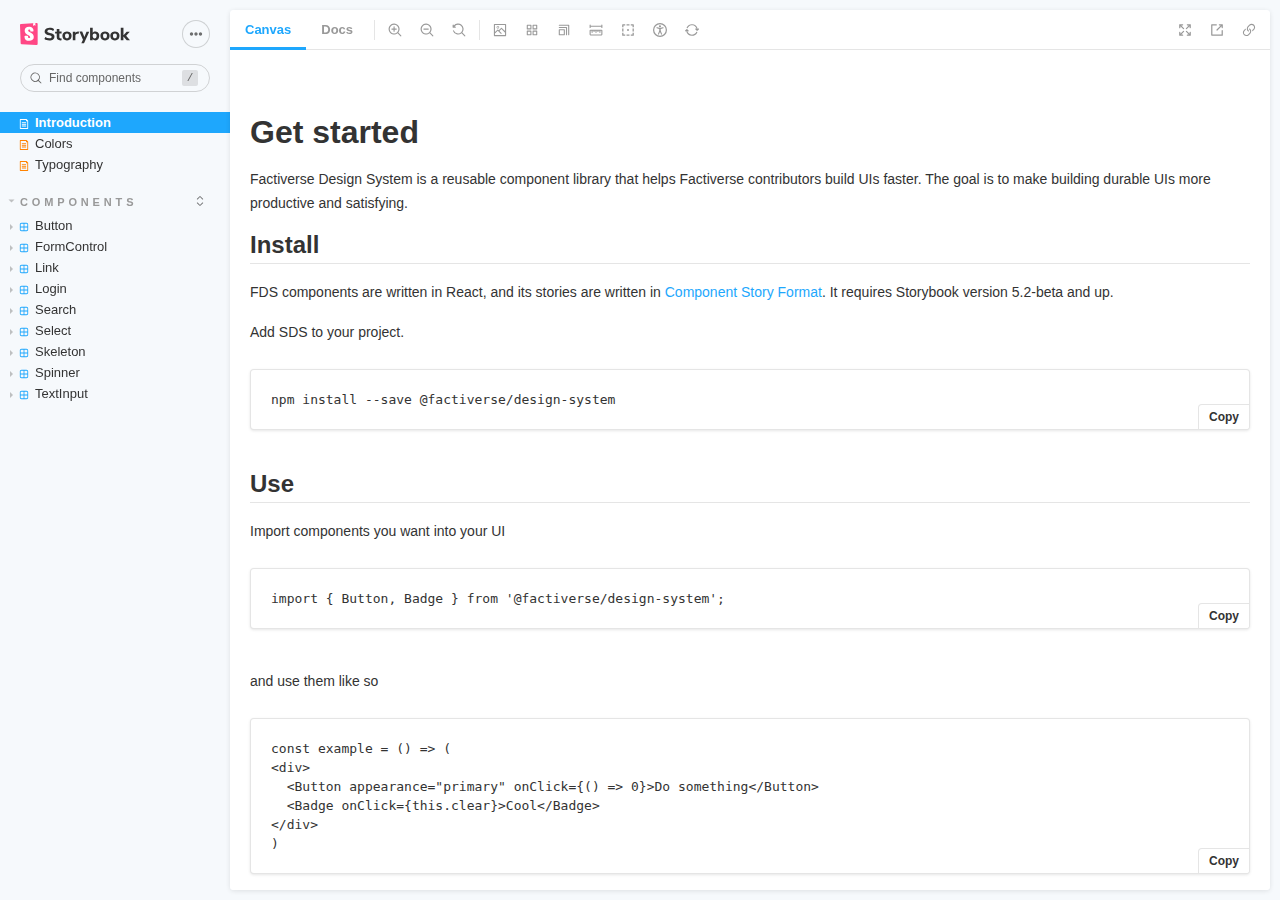
<file: index.html>
<!doctype html><html lang="en"><head><meta charset="utf-8"/><title>Webpack App</title><meta name="viewport" content="width=device-width,initial-scale=1"/><style>html, body {
    overflow: hidden;
    height: 100%;
    width: 100%;
    margin: 0;
    padding: 0;
  }

  * {
    box-sizing: border-box;
  }</style><script>/* globals window */
  /* eslint-disable no-underscore-dangle */
  try {
    if (window.top !== window) {
      window.__REACT_DEVTOOLS_GLOBAL_HOOK__ = window.top.__REACT_DEVTOOLS_GLOBAL_HOOK__;
    }
  } catch (e) {
    // eslint-disable-next-line no-console
    console.warn('unable to connect to top frame for connecting dev tools');
  }

  window.onerror = function onerror(message, source, line, column, err) {
    if (window.CONFIG_TYPE !== 'DEVELOPMENT') return;
    // eslint-disable-next-line no-var, vars-on-top
    var xhr = new window.XMLHttpRequest();
    xhr.open('POST', '/runtime-error');
    xhr.setRequestHeader('Content-Type', 'application/json;charset=UTF-8');
    xhr.send(
      JSON.stringify({
        /* eslint-disable object-shorthand */
        message: message,
        source: source,
        line: line,
        column: column,
        error: err && { message: err.message, name: err.name, stack: err.stack },
        origin: 'manager',
        /* eslint-enable object-shorthand */
      })
    );
  };</script><style>#root[hidden],
      #docs-root[hidden] {
        display: none !important;
      }</style></head><body><div id="root"></div><div id="docs-root"></div><script>window['CONFIG_TYPE'] = "PRODUCTION";
          
      
          
            window['LOGLEVEL'] = "info";
          
      
          
            window['FEATURES'] = {"postcss":true,"emotionAlias":true,"warnOnLegacyHierarchySeparator":true};
          
      
          
      
          
      
          
            window['DOCS_MODE'] = false;</script><script src="runtime~main.e3b8968aef38b00d32d5.manager.bundle.js"></script><script src="vendors~main.b7c4ed46d69fd5533112.manager.bundle.js"></script><script src="main.fe5ad195ed748bddfcf0.manager.bundle.js"></script></body></html>
</file>
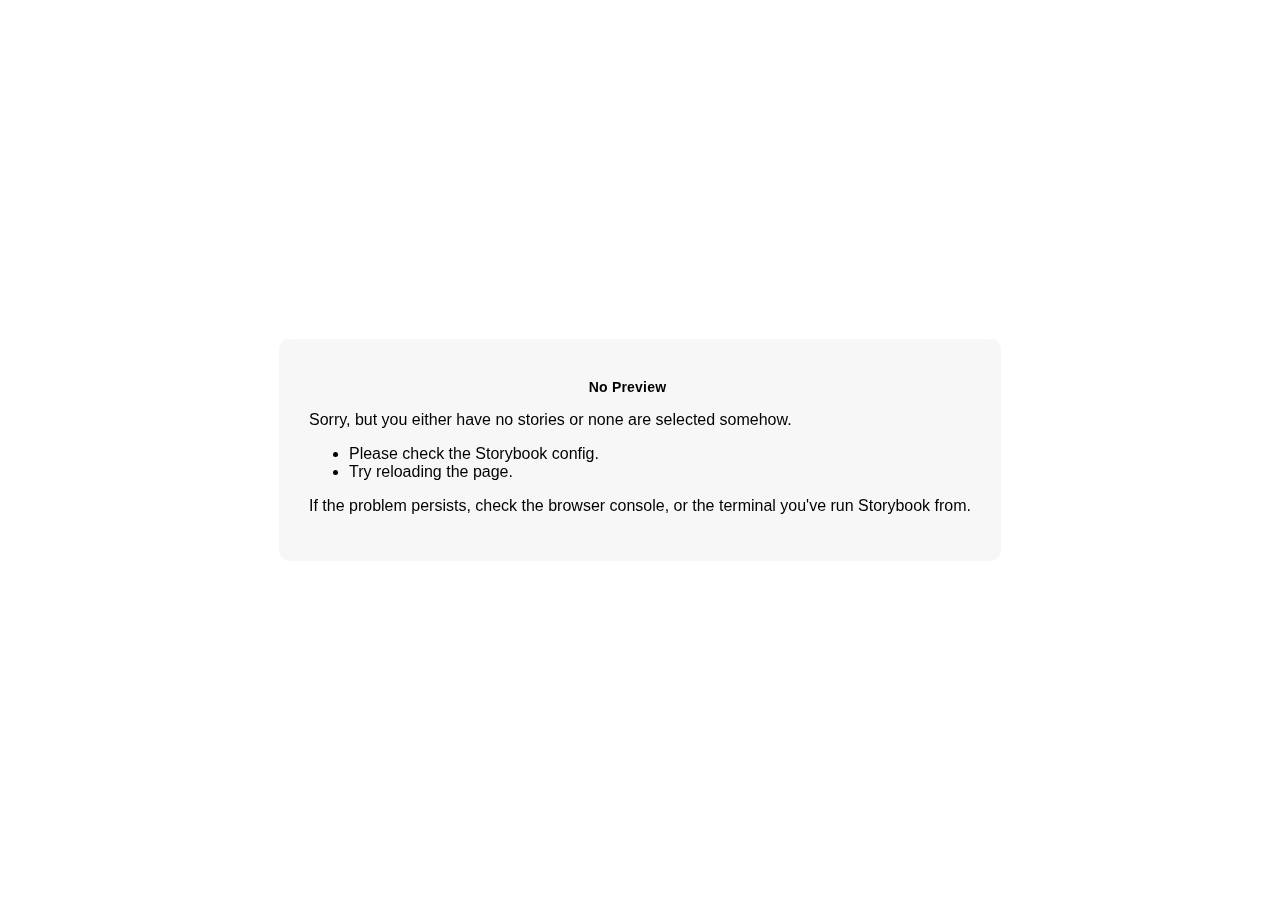
<file: iframe.html>
<!doctype html><html lang="en"><head><meta charset="utf-8"><title>Webpack App</title><meta name="viewport" content="width=device-width,initial-scale=1"><base target="_parent"><style>:not(.sb-show-preparing-story) > .sb-preparing-story,
  :not(.sb-show-preparing-docs) > .sb-preparing-docs,
  :not(.sb-show-nopreview) > .sb-nopreview,
  :not(.sb-show-errordisplay) > .sb-errordisplay {
    display: none;
  }

  .sb-show-main.sb-main-centered {
    margin: 0;
    display: flex;
    align-items: center;
    min-height: 100vh;
  }

  .sb-show-main.sb-main-centered #root {
    box-sizing: border-box;
    margin: auto;
    padding: 1rem;
    max-height: 100%; /* Hack for centering correctly in IE11 */
  }

  /* Vertical centering fix for IE11 */
  @media screen and (-ms-high-contrast: none), (-ms-high-contrast: active) {
    .sb-show-main.sb-main-centered:after {
      content: '';
      min-height: inherit;
      font-size: 0;
    }
  }

  .sb-show-main.sb-main-fullscreen {
    margin: 0;
    padding: 0;
    display: block;
  }

  .sb-show-main.sb-main-padded {
    margin: 0;
    padding: 1rem;
    display: block;
    box-sizing: border-box;
  }

  .sb-wrapper {
    position: fixed;
    top: 0;
    bottom: 0;
    left: 0;
    right: 0;
    padding: 20px;
    font-family: 'Nunito Sans', -apple-system, '.SFNSText-Regular', 'San Francisco',
      BlinkMacSystemFont, 'Segoe UI', 'Helvetica Neue', Helvetica, Arial, sans-serif;
    -webkit-font-smoothing: antialiased;
    overflow: auto;
  }

  .sb-heading {
    font-size: 14px;
    font-weight: 600;
    letter-spacing: 0.2px;
    margin: 10px 0;
    padding-right: 25px;
  }

  .sb-nopreview {
    display: flex;
    align-content: center;
    justify-content: center;
  }

  .sb-nopreview_main {
    margin: auto;
    padding: 30px;
    border-radius: 10px;
    background: rgba(0, 0, 0, 0.03);
  }

  .sb-nopreview_heading {
    text-align: center;
  }

  .sb-errordisplay {
    border: 20px solid rgb(187, 49, 49);
    background: #222;
    color: #fff;
    z-index: 999999;
  }

  .sb-errordisplay_code {
    padding: 10px;
    background: #000;
    color: #eee;
    font-family: 'Operator Mono', 'Fira Code Retina', 'Fira Code', 'FiraCode-Retina', 'Andale Mono',
      'Lucida Console', Consolas, Monaco, monospace;
  }

  .sb-errordisplay pre {
    white-space: pre-wrap;
  }

  @-webkit-keyframes sb-rotate360 {
    from {
      transform: rotate(0deg);
    }
    to {
      transform: rotate(360deg);
    }
  }
  @keyframes sb-rotate360 {
    from {
      transform: rotate(0deg);
    }
    to {
      transform: rotate(360deg);
    }
  }
  @-webkit-keyframes sb-glow {
    0%,
    100% {
      opacity: 1;
    }
    50% {
      opacity: 0.4;
    }
  }
  @keyframes sb-glow {
    0%,
    100% {
      opacity: 1;
    }
    50% {
      opacity: 0.4;
    }
  }

  /* We display the preparing loaders *over* the rendering story */
  .sb-preparing-story,
  .sb-preparing-docs {
    background-color: white;
  }

  .sb-loader {
    -webkit-animation: sb-rotate360 0.7s linear infinite;
    animation: sb-rotate360 0.7s linear infinite;
    border-color: rgba(97, 97, 97, 0.29);
    border-radius: 50%;
    border-style: solid;
    border-top-color: #646464;
    border-width: 2px;
    display: inline-block;
    height: 32px;
    left: 50%;
    margin-left: -16px;
    margin-top: -16px;
    mix-blend-mode: difference;
    overflow: hidden;
    position: absolute;
    top: 50%;
    transition: all 200ms ease-out;
    vertical-align: top;
    width: 32px;
    z-index: 4;
  }

  .sb-previewBlock {
    background: #fff;
    border: 1px solid rgba(0, 0, 0, 0.1);
    border-radius: 4px;
    box-shadow: rgba(0, 0, 0, 0.1) 0 1px 3px 0;
    margin: 25px auto 40px;
    max-width: 600px;
  }

  .sb-previewBlock_header {
    align-items: center;
    box-shadow: rgba(0, 0, 0, 0.1) 0 -1px 0 0 inset;
    display: flex;
    gap: 14px;
    height: 40px;
    padding: 0 12px;
  }

  .sb-previewBlock_icon {
    -webkit-animation: sb-glow 1.5s ease-in-out infinite;
    animation: sb-glow 1.5s ease-in-out infinite;
    background: #e6e6e6;
    height: 14px;
    width: 14px;
  }
  .sb-previewBlock_icon:last-child {
    margin-left: auto;
  }

  .sb-previewBlock_body {
    -webkit-animation: sb-glow 1.5s ease-in-out infinite;
    animation: sb-glow 1.5s ease-in-out infinite;
    height: 182px;
    position: relative;
  }

  .sb-argstableBlock {
    border-collapse: collapse;
    border-spacing: 0;
    font-size: 13px;
    line-height: 20px;
    margin: 25px auto 40px;
    max-width: 600px;
    text-align: left;
    width: 100%;
  }
  .sb-argstableBlock th:first-of-type,
  .sb-argstableBlock td:first-of-type {
    padding-left: 20px;
  }
  .sb-argstableBlock th:nth-of-type(2),
  .sb-argstableBlock td:nth-of-type(2) {
    width: 35%;
  }
  .sb-argstableBlock th:nth-of-type(3),
  .sb-argstableBlock td:nth-of-type(3) {
    width: 15%;
  }
  .sb-argstableBlock th:laste-of-type,
  .sb-argstableBlock td:laste-of-type {
    width: 25%;
    padding-right: 20px;
  }
  .sb-argstableBlock th span,
  .sb-argstableBlock td span {
    -webkit-animation: sb-glow 1.5s ease-in-out infinite;
    animation: sb-glow 1.5s ease-in-out infinite;
    background-color: rgba(0, 0, 0, 0.1);
    border-radius: 0;
    box-shadow: none;
    color: transparent;
  }
  .sb-argstableBlock th {
    padding: 10px 15px;
  }

  .sb-argstableBlock-body {
    border-radius: 4px;
    box-shadow: rgba(0, 0, 0, 0.1) 0 1px 3px 1px, rgba(0, 0, 0, 0.065) 0 0 0 1px;
  }
  .sb-argstableBlock-body tr {
    background: transparent;
    overflow: hidden;
  }
  .sb-argstableBlock-body tr:not(:first-child) {
    border-top: 1px solid #e6e6e6;
  }
  .sb-argstableBlock-body tr:first-child td:first-child {
    border-top-left-radius: 4px;
  }
  .sb-argstableBlock-body tr:first-child td:last-child {
    border-top-right-radius: 4px;
  }
  .sb-argstableBlock-body tr:last-child td:first-child {
    border-bottom-left-radius: 4px;
  }
  .sb-argstableBlock-body tr:last-child td:last-child {
    border-bottom-right-radius: 4px;
  }
  .sb-argstableBlock-body td {
    background: #fff;
    padding-bottom: 10px;
    padding-top: 10px;
    vertical-align: top;
  }
  .sb-argstableBlock-body td:not(:first-of-type) {
    padding-left: 15px;
    padding-right: 15px;
  }
  .sb-argstableBlock-body button {
    -webkit-animation: sb-glow 1.5s ease-in-out infinite;
    animation: sb-glow 1.5s ease-in-out infinite;
    background-color: rgba(0, 0, 0, 0.1);
    border: 0;
    border-radius: 0;
    box-shadow: none;
    color: transparent;
    display: inline;
    font-size: 12px;
    line-height: 1;
    padding: 10px 16px;
  }

  .sb-argstableBlock-summary {
    margin-top: 4px;
  }

  .sb-argstableBlock-code {
    margin-right: 4px;
    margin-bottom: 4px;
    padding: 2px 5px;
  }</style><script>/* globals window */
  /* eslint-disable no-underscore-dangle */
  try {
    if (window.top !== window) {
      window.__REACT_DEVTOOLS_GLOBAL_HOOK__ = window.top.__REACT_DEVTOOLS_GLOBAL_HOOK__;
      window.__VUE_DEVTOOLS_GLOBAL_HOOK__ = window.top.__VUE_DEVTOOLS_GLOBAL_HOOK__;
      window.top.__VUE_DEVTOOLS_CONTEXT__ = window.document;
    }
  } catch (e) {
    // eslint-disable-next-line no-console
    console.warn('unable to connect to top frame for connecting dev tools');
  }

  window.onerror = function onerror(message, source, line, column, err) {
    if (window.CONFIG_TYPE !== 'DEVELOPMENT') return;
    // eslint-disable-next-line no-var, vars-on-top
    var xhr = new window.XMLHttpRequest();
    xhr.open('POST', '/runtime-error');
    xhr.setRequestHeader('Content-Type', 'application/json;charset=UTF-8');
    xhr.send(
      JSON.stringify({
        /* eslint-disable object-shorthand */
        message: message,
        source: source,
        line: line,
        column: column,
        error: err && { message: err.message, name: err.name, stack: err.stack },
        origin: 'preview',
        /* eslint-enable object-shorthand */
      })
    );
  };</script><link href="static/css/main.bad4ddc2.chunk.css" rel="stylesheet"><style>#root[hidden],
      #docs-root[hidden] {
        display: none !important;
      }</style></head><body><div class="sb-preparing-story sb-wrapper"><div class="sb-loader"></div></div><div class="sb-preparing-docs sb-wrapper"><div class="sb-previewBlock"><div class="sb-previewBlock_header"><div class="sb-previewBlock_icon"></div><div class="sb-previewBlock_icon"></div><div class="sb-previewBlock_icon"></div><div class="sb-previewBlock_icon"></div></div><div class="sb-previewBlock_body"><div class="sb-loader"></div></div></div><table aria-hidden="true" class="sb-argstableBlock"><thead class="sb-argstableBlock-head"><tr><th><span>Name</span></th><th><span>Description</span></th><th><span>Default</span></th><th><span>Control</span></th></tr></thead><tbody class="sb-argstableBlock-body"><tr><td><span>propertyName</span><span title="Required">*</span></td><td><div><span>This is a short description</span></div><div class="sb-argstableBlock-summary"><div><span class="sb-argstableBlock-code">summary</span></div></div></td><td><div><span class="sb-argstableBlock-code">defaultValue</span></div></td><td><button>Set string</button></td></tr><tr><td><span>propertyName</span><span>*</span></td><td><div><span>This is a short description</span></div><div class="sb-argstableBlock-summary"><div><span class="sb-argstableBlock-code">summary</span></div></div></td><td><div><span class="sb-argstableBlock-code">defaultValue</span></div></td><td><button>Set string</button></td></tr><tr><td><span>propertyName</span><span>*</span></td><td><div><span>This is a short description</span></div><div class="sb-argstableBlock-summary"><div><span class="sb-argstableBlock-code">summary</span></div></div></td><td><div><span class="sb-argstableBlock-code">defaultValue</span></div></td><td><button>Set string</button></td></tr></tbody></table></div><div class="sb-nopreview sb-wrapper"><div class="sb-nopreview_main"><h1 class="sb-nopreview_heading sb-heading">No Preview</h1><p>Sorry, but you either have no stories or none are selected somehow.</p><ul><li>Please check the Storybook config.</li><li>Try reloading the page.</li></ul><p>If the problem persists, check the browser console, or the terminal you've run Storybook from.</p></div></div><div class="sb-errordisplay sb-wrapper"><pre id="error-message" class="sb-heading"></pre><pre class="sb-errordisplay_code"><code id="error-stack"></code></pre></div><div id="root"></div><div id="docs-root"></div><script>window['CONFIG_TYPE'] = "PRODUCTION";
          
      
          
            window['LOGLEVEL'] = "info";
          
      
          
            window['FRAMEWORK_OPTIONS'] = {};
          
      
          
      
          
            window['FEATURES'] = {"postcss":true,"emotionAlias":true,"warnOnLegacyHierarchySeparator":true};
          
      
          
            window['STORIES'] = [{"titlePrefix":"","directory":"./src","files":"Introduction.stories.mdx","importPathMatcher":"^\\.[\\\\/](?:src\\/Introduction\\.stories\\.mdx)$"},{"titlePrefix":"","directory":"./src","files":"**/*.stories.mdx","importPathMatcher":"^\\.[\\\\/](?:src(?:\\/(?!\\.)(?:(?:(?!(?:^|\\/)\\.).)*?)\\/|\\/|$)(?!\\.)(?=.)[^/]*?\\.stories\\.mdx)$"},{"titlePrefix":"","directory":"./src","files":"**/*.stories.tsx","importPathMatcher":"^\\.[\\\\/](?:src(?:\\/(?!\\.)(?:(?:(?!(?:^|\\/)\\.).)*?)\\/|\\/|$)(?!\\.)(?=.)[^/]*?\\.stories\\.tsx)$"}];</script><script src="runtime~main.7ee29ae6.iframe.bundle.js"></script><script src="vendors~main.9c78ad1e.iframe.bundle.js"></script><script src="main.87437c25.iframe.bundle.js"></script></body></html>
</file>
<file: static/css/main.bad4ddc2.chunk.css>
@font-face {
  font-family: 'Arizona Serif';
  src: url(../../static/media/ABCArizonaSerif-Light.4f04b712.ttf) format('truetype');
  font-style: normal;
}

@font-face {
  font-family: 'Arizona Serif';
  src: url(../../static/media/ArizonaSerif-Light.39753c8b.woff) format('woff');
  font-style: normal;
}

@font-face {
  font-family: 'Arizona Serif';
  src: url(../../static/media/ArizonaSerif-Light.0265f62f.woff2) format('woff2');
  font-style: normal;
}

@font-face {
  font-family: 'Arizona Text';
  src: url(../../static/media/ArizonaText-Light.51111a62.ttf) format('truetype');
  font-style: normal;
}

@font-face {
  font-family: 'Arizona Text';
  src: url(../../static/media/ArizonaText-Light.2ce51be8.woff) format('woff');
  font-style: normal;
}

@font-face {
  font-family: 'Arizona Text';
  src: url(../../static/media/ArizonaText-Light.8a7f8529.woff2) format('woff2');
  font-style: normal;
}

@font-face {
  font-family: 'Arizona Text';
  src: url(../../static/media/ArizonaText-LightItalic.183530e2.ttf) format('truetype');
  font-style: italic;
}

@font-face {
  font-family: 'Arizona Text';
  src: url(../../static/media/ArizonaText-LightItalic.14fcd2c3.woff) format('woff');
  font-style: italic;
}

@font-face {
  font-family: 'Arizona Text';
  src: url(../../static/media/ArizonaText-LightItalic.9f77fbc4.woff2) format('woff2');
  font-style: italic;
}

@font-face {
  font-family: 'DM Mono';
  src: url(../../static/media/DMMono-Light.2cf6d0b2.ttf) format('truetype');
  font-style: normal;
}

@font-face {
  font-family: 'DM Mono';
  src: url(../../static/media/DMMono-Light.17b183c8.woff) format('woff');
  font-style: normal;
}

@font-face {
  font-family: 'DM Mono';
  src: url(../../static/media/DMMono-Light.e93bb2f4.woff2) format('woff2');
  font-style: normal;
}

@font-face {
  font-family: 'DM Mono';
  src: url(../../static/media/DMMono-LightItalic.0e20bf04.ttf) format('truetype');
  font-style: italic;
}

@font-face {
  font-family: 'DM Mono';
  src: url(../../static/media/DMMono-LightItalic.46d026b2.woff) format('woff');
  font-style: italic;
}

@font-face {
  font-family: 'DM Mono';
  src: url(../../static/media/DMMono-LightItalic.5b6de543.woff2) format('woff2');
  font-style: italic;
}

@font-face {
  font-family: 'DM Mono';
  src: url('https://fonts.googleapis.com/css2?family=DM+Mono:wght@300;400;500&display=swap')
    format('woff2');
  font-style: italic;
}


/*# sourceMappingURL=main.bad4ddc2.chunk.css.map*/
</file>
